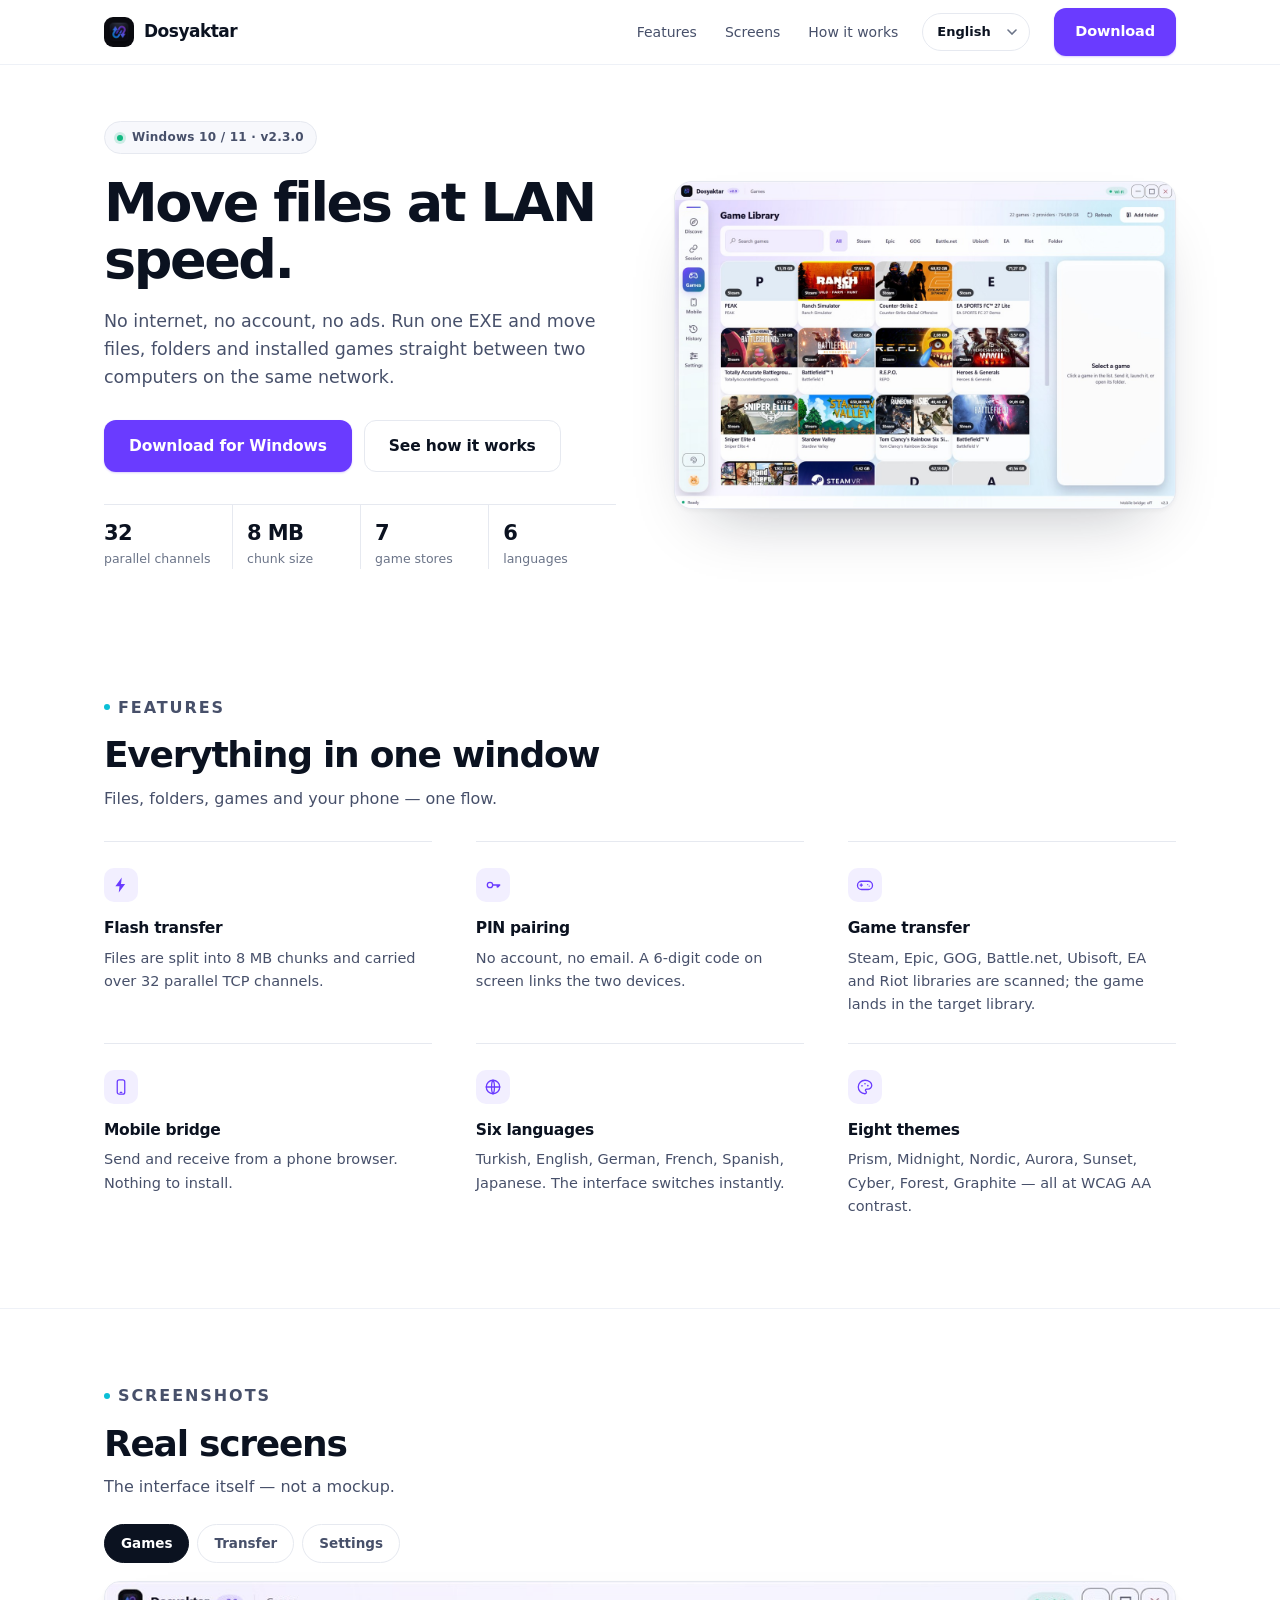
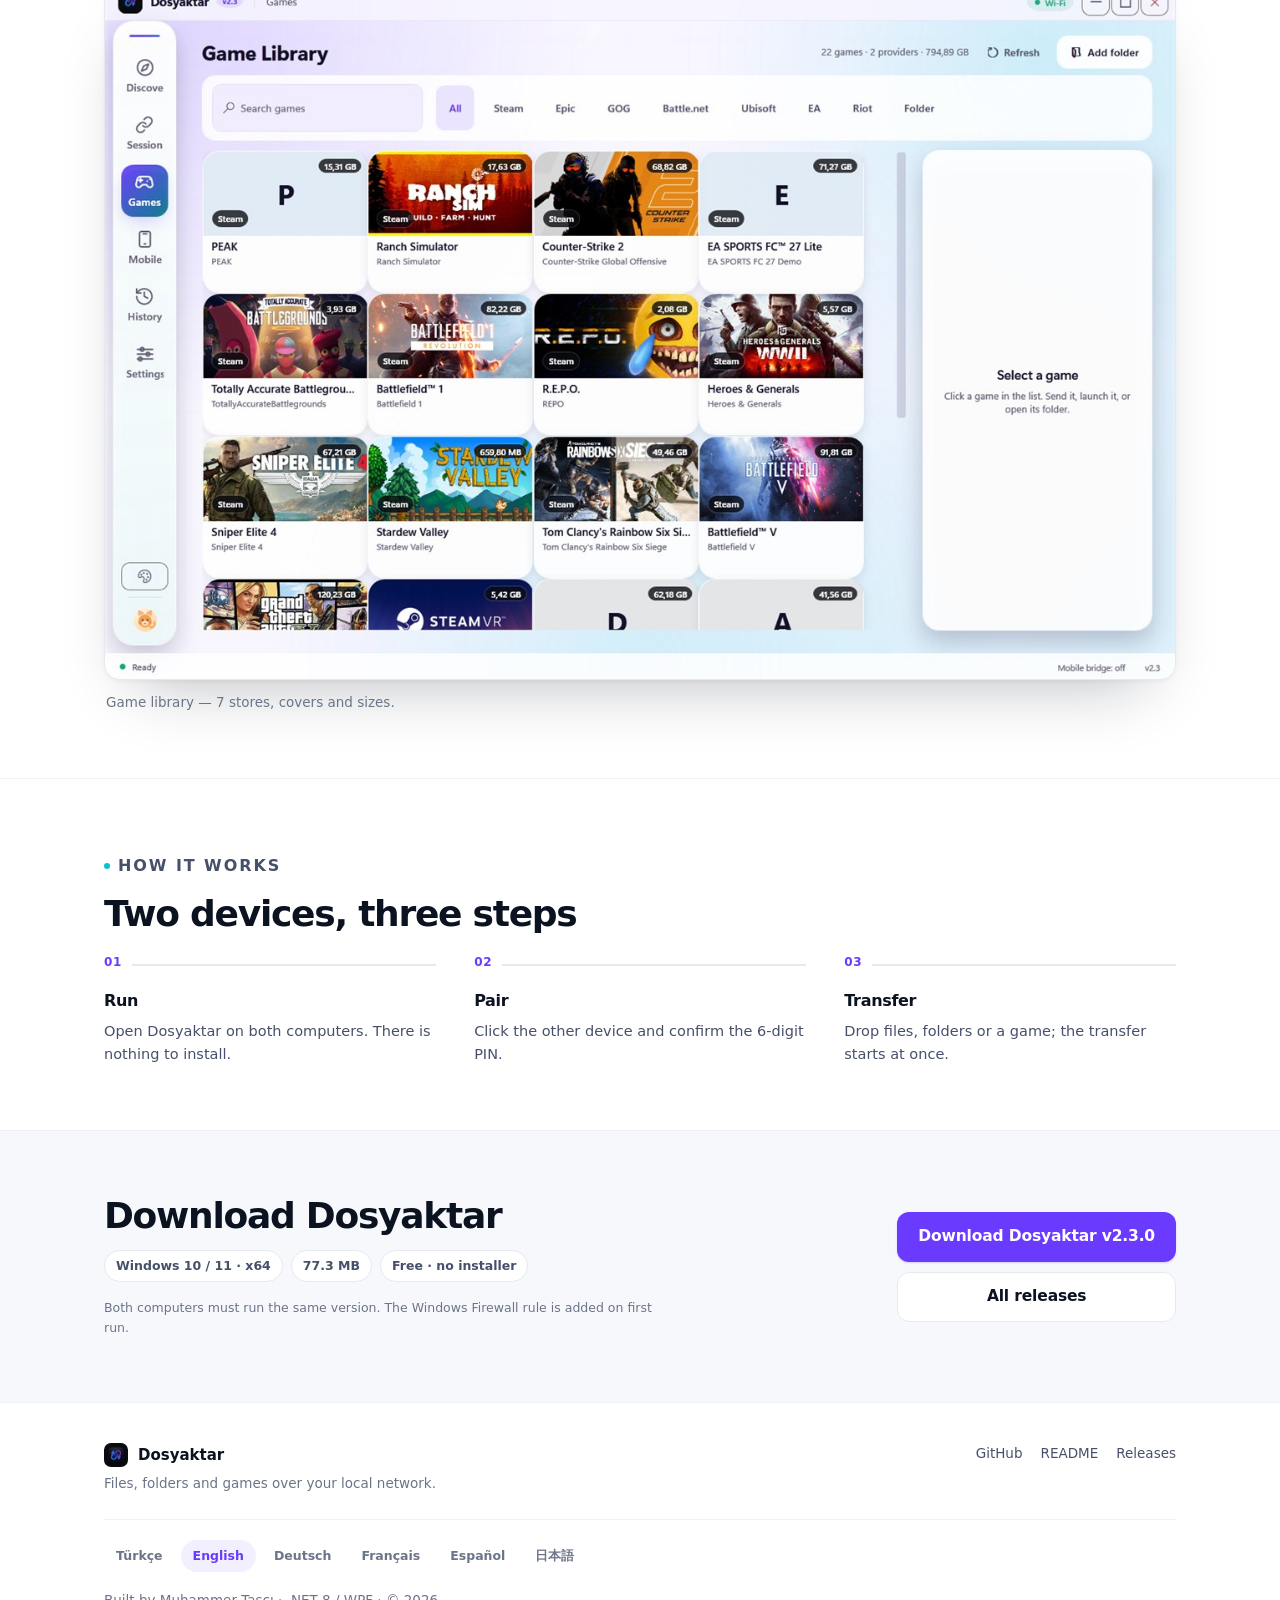
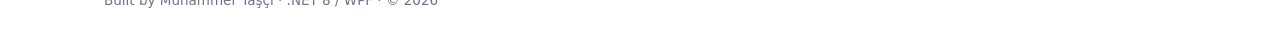
<file: docs/index.html>
<!DOCTYPE html>
<html lang="en">
<head>
<meta charset="utf-8" />
<meta name="viewport" content="width=device-width, initial-scale=1" />
<title>Dosyaktar — Files, folders and games over your local network</title>
<meta name="description" content="Dosyaktar v2.3.0 — transfer files, folders and installed games between Windows PCs on the same network. No internet, no account, no ads. One self-contained EXE in six languages." />
<meta property="og:title" content="Dosyaktar — Local network transfer" />
<meta property="og:description" content="Files, folders and installed games between Windows PCs on the same network. No internet, no account, no ads." />
<meta property="og:image" content="https://muhammertasci11.github.io/Dosyaktar/shots/en-games.jpg" />
<meta property="og:type" content="website" />
<meta name="theme-color" content="#ffffff" />
<link rel="icon" href="icon.png" />
<style>
:root{
  --ink:#0b1220;
  --ink-2:#47506a;
  --ink-3:#6b7488;
  --line:#e6e9f0;
  --line-soft:#eef1f7;
  --surface:#ffffff;
  --surface-2:#f7f8fc;
  --accent:#6a3bff;
  --accent-2:#0bbfd6;
  --accent-soft:#f2efff;
  --radius:16px;
  --wrap:1120px;
  --s1:4px; --s2:8px; --s3:12px; --s4:16px; --s5:24px; --s6:32px; --s7:48px; --s8:64px;
  --shadow-sm:0 1px 2px rgba(11,18,32,.04), 0 8px 24px -16px rgba(11,18,32,.18);
  --shadow-lg:0 2px 4px rgba(11,18,32,.04), 0 32px 64px -32px rgba(11,18,32,.30);
  --ease:cubic-bezier(.22,.61,.36,1);
}
*,*::before,*::after{box-sizing:border-box}
html{-webkit-text-size-adjust:100%}
body{
  margin:0; background:var(--surface); color:var(--ink);
  font-family:system-ui,-apple-system,"Segoe UI",Roboto,"Helvetica Neue",Arial,"Noto Sans JP",sans-serif;
  font-size:16px; line-height:1.6; -webkit-font-smoothing:antialiased;
}
img{display:block; max-width:100%}
a{color:inherit; text-decoration:none}
h1,h2,h3,p,ul,ol,figure{margin:0}
ul,ol{padding:0; list-style:none}
.wrap{width:100%; max-width:var(--wrap); margin:0 auto; padding:0 24px}
.skip{
  position:absolute; left:-9999px; top:8px; z-index:100;
  background:var(--ink); color:#fff; padding:10px 16px; border-radius:10px; font-size:14px; font-weight:600;
}
.skip:focus{left:16px}
:focus-visible{outline:2px solid var(--accent); outline-offset:3px; border-radius:6px}

/* ---------- header ---------- */
.site-header{
  position:sticky; top:0; z-index:50;
  background:rgba(255,255,255,.86);
  -webkit-backdrop-filter:saturate(180%) blur(14px);
  backdrop-filter:saturate(180%) blur(14px);
  border-bottom:1px solid var(--line-soft);
}
.header-row{display:flex; align-items:center; gap:var(--s5); height:64px}
.brand{display:flex; align-items:center; gap:10px; font-weight:800; letter-spacing:-.03em; font-size:17px; flex:none}
.brand img{width:30px; height:30px; border-radius:9px}
.nav{display:flex; align-items:center; gap:28px; margin-left:auto}
.nav a{font-size:14px; font-weight:500; color:var(--ink-2); transition:color .16s var(--ease)}
.nav a:hover{color:var(--ink)}
.lang-pick{
  appearance:none; -webkit-appearance:none;
  font:inherit; font-size:13px; font-weight:600; color:var(--ink);
  background:var(--surface) url("data:image/svg+xml;charset=utf-8,%3Csvg xmlns='http://www.w3.org/2000/svg' width='10' height='6'%3E%3Cpath d='M1 1l4 4 4-4' fill='none' stroke='%236b7488' stroke-width='1.6' stroke-linecap='round'/%3E%3C/svg%3E") no-repeat right 12px center;
  border:1px solid var(--line); border-radius:999px;
  padding:8px 30px 8px 14px; cursor:pointer; flex:none;
  transition:border-color .16s var(--ease), box-shadow .16s var(--ease);
}
.lang-pick:hover{border-color:#c9cfe0}
.btn{
  display:inline-flex; align-items:center; justify-content:center; gap:8px;
  min-height:44px; padding:11px 20px; border-radius:12px;
  font-size:14.5px; font-weight:650; letter-spacing:-.01em; cursor:pointer;
  border:1px solid transparent; transition:transform .16s var(--ease), box-shadow .16s var(--ease), background-color .16s var(--ease), border-color .16s var(--ease);
}
.btn:active{transform:translateY(1px)}
.btn-primary{background:var(--accent); color:#fff; box-shadow:0 1px 2px rgba(106,59,255,.24)}
.btn-primary:hover{background:#5a2cf0; box-shadow:0 12px 24px -12px rgba(106,59,255,.7)}
.btn-ghost{background:var(--surface); color:var(--ink); border-color:var(--line)}
.btn-ghost:hover{border-color:#c9cfe0; background:var(--surface-2)}
.header-cta{flex:none}
.menu-btn{
  display:none; width:44px; height:44px; flex:none; padding:0;
  align-items:center; justify-content:center; flex-direction:column; gap:5px;
  background:var(--surface); border:1px solid var(--line); border-radius:12px; cursor:pointer;
}
.menu-btn span{display:block; width:17px; height:1.8px; border-radius:2px; background:var(--ink); transition:transform .2s var(--ease), opacity .16s var(--ease)}
.menu-btn[aria-expanded="true"] span:nth-child(1){transform:translateY(6.8px) rotate(45deg)}
.menu-btn[aria-expanded="true"] span:nth-child(2){opacity:0}
.menu-btn[aria-expanded="true"] span:nth-child(3){transform:translateY(-6.8px) rotate(-45deg)}
.mobile-panel{display:none; border-top:1px solid var(--line-soft); padding:var(--s4) 0 var(--s5)}
.mobile-panel.open{display:block}
.mobile-panel a{display:block; padding:11px 2px; font-size:15px; font-weight:500; color:var(--ink-2); border-bottom:1px solid var(--line-soft)}
.mobile-panel a.btn{
  display:flex; width:100%; margin-top:var(--s4);
  padding:13px 20px; font-size:15.5px; font-weight:650;
  color:#fff; border-bottom:0;
}
.mobile-panel a.btn.btn-ghost{color:var(--ink)}

/* ---------- section rhythm ---------- */
.section{padding:clamp(44px,5vw,64px) 0}
.section + .section{border-top:1px solid var(--line-soft)}
.eyebrow{
  display:inline-flex; align-items:center; gap:8px;
  font-size:11.5px; font-weight:750; letter-spacing:.12em; text-transform:uppercase;
  color:var(--accent); margin-bottom:14px;
}
.eyebrow::before{content:""; width:6px; height:6px; border-radius:50%; background:var(--accent-2)}
h2{font-size:clamp(25px,3.2vw,36px); line-height:1.15; letter-spacing:-.035em; font-weight:800; color:var(--ink)}
.section-head{max-width:640px}
.section-head p{margin-top:10px; color:var(--ink-2); font-size:16px}

/* ---------- hero ---------- */
.hero{padding:clamp(36px,4.5vw,56px) 0 clamp(36px,4.5vw,52px)}
.hero-grid{display:grid; grid-template-columns:1.02fr 1fr; gap:clamp(32px,4.5vw,60px); align-items:center}
.kicker{
  display:inline-flex; align-items:center; gap:9px;
  font-size:12px; font-weight:700; letter-spacing:.02em; color:var(--ink-2);
  background:var(--surface-2); border:1px solid var(--line);
  padding:6px 12px; border-radius:999px; margin-bottom:20px;
}
.kicker i{width:6px; height:6px; border-radius:50%; background:#10b981; box-shadow:0 0 0 3px rgba(16,185,129,.18)}
h1{
  font-size:clamp(34px,4.6vw,54px); line-height:1.06; letter-spacing:-.045em;
  font-weight:820; color:var(--ink); margin-bottom:18px; max-width:15ch;
}
.lede{font-size:clamp(15px,1.5vw,17.5px); line-height:1.62; color:var(--ink-2); max-width:46ch}
.hero-actions{display:flex; flex-wrap:wrap; gap:12px; margin-top:28px}
.hero-actions .btn{min-height:50px; padding:13px 24px; font-size:15.5px}
.stats{display:grid; grid-template-columns:repeat(4,minmax(0,1fr)); margin-top:32px; border-top:1px solid var(--line)}
.stats li{padding:16px 14px 0 0; min-width:0}
.stats li + li{border-left:1px solid var(--line); padding-left:14px}
.stats strong{display:block; font-size:21px; font-weight:800; letter-spacing:-.03em; font-variant-numeric:tabular-nums; color:var(--ink); line-height:1.2}
.stats span{display:block; font-size:12.5px; color:var(--ink-3); margin-top:2px}
.shot-frame{
  background:var(--surface-2); border:1px solid var(--line); border-radius:18px;
  overflow:hidden; box-shadow:var(--shadow-lg);
}
.shot-frame img{width:100%; height:auto; aspect-ratio:1458/950; object-fit:contain; transition:opacity .18s var(--ease)}
.shot-frame img.swapping{opacity:0}

/* ---------- features ---------- */
.feature-grid{display:grid; grid-template-columns:repeat(3,1fr); gap:0 clamp(24px,3.4vw,44px); margin-top:30px}
.feature{padding:26px 0; border-top:1px solid var(--line)}
.feature .ic{
  width:34px; height:34px; border-radius:10px; display:grid; place-items:center;
  background:var(--accent-soft); color:var(--accent); margin-bottom:14px;
}
.feature .ic svg{width:18px; height:18px; display:block}
.feature h3{font-size:15.5px; font-weight:700; letter-spacing:-.02em; margin-bottom:6px}
.feature p{font-size:14.5px; line-height:1.6; color:var(--ink-2)}

/* ---------- screenshots ---------- */
.tabs{display:flex; flex-wrap:wrap; gap:8px; margin:24px 0 18px}
.tab{
  font:inherit; font-size:13.5px; font-weight:600; color:var(--ink-2);
  background:var(--surface); border:1px solid var(--line); border-radius:999px;
  padding:8px 16px; cursor:pointer; transition:all .16s var(--ease);
}
.tab:hover{border-color:#c9cfe0; color:var(--ink)}
.tab[aria-pressed="true"]{background:var(--ink); border-color:var(--ink); color:#fff}
.gallery{display:grid; gap:12px}
.gallery .shot-frame{border-radius:16px}
.gallery figcaption{font-size:13.5px; color:var(--ink-3); padding-left:2px}

/* ---------- how ---------- */
.steps{display:grid; grid-template-columns:repeat(3,1fr); gap:clamp(20px,3vw,40px); margin-top:30px; counter-reset:step}
.step{position:relative; padding-top:22px; border-top:2px solid var(--line)}
.step::before{
  counter-increment:step; content:counter(step,decimal-leading-zero);
  position:absolute; top:-13px; left:0; background:var(--surface); padding-right:10px;
  font-size:12px; font-weight:800; letter-spacing:.06em; color:var(--accent);
}
.step h3{font-size:16px; font-weight:700; letter-spacing:-.02em; margin-bottom:6px}
.step p{font-size:14.5px; line-height:1.6; color:var(--ink-2)}

/* ---------- download ---------- */
.download{background:var(--surface-2); border-top:1px solid var(--line-soft); border-bottom:1px solid var(--line-soft)}
.dl-inner{display:grid; grid-template-columns:1fr auto; gap:var(--s6); align-items:center}
.dl-meta{display:flex; flex-wrap:wrap; gap:8px; margin-top:14px}
.chip{font-size:12.5px; font-weight:600; color:var(--ink-2); background:var(--surface); border:1px solid var(--line); padding:5px 11px; border-radius:999px}
.dl-actions{display:flex; flex-direction:column; gap:10px; align-items:stretch; min-width:250px}
.dl-actions .btn{min-height:50px; font-size:15.5px}
.dl-note{font-size:12.5px; color:var(--ink-3); margin-top:16px; max-width:70ch}

/* ---------- footer ---------- */
.site-footer{padding:40px 0 34px; color:var(--ink-3); font-size:13.5px}
.foot-top{display:flex; flex-wrap:wrap; gap:24px; justify-content:space-between; align-items:flex-start}
.foot-brand{display:flex; align-items:center; gap:10px; font-weight:700; color:var(--ink); font-size:15px}
.foot-brand img{width:24px; height:24px; border-radius:7px}
.foot-links{display:flex; flex-wrap:wrap; gap:18px}
.foot-links a{color:var(--ink-2)}
.foot-links a:hover{color:var(--accent)}
.foot-langs{display:flex; flex-wrap:wrap; gap:6px; margin:24px 0 18px; padding-top:20px; border-top:1px solid var(--line-soft)}
.foot-langs button{
  font:inherit; font-size:12.5px; font-weight:600; color:var(--ink-3);
  background:transparent; border:1px solid transparent; border-radius:999px;
  padding:5px 11px; cursor:pointer;
}
.foot-langs button:hover{color:var(--ink); background:var(--surface-2)}
.foot-langs button[aria-pressed="true"]{color:var(--accent); background:var(--accent-soft)}

/* ---------- japanese typography ---------- */
html[lang="ja"] h1,html[lang="ja"] h2{letter-spacing:-.01em; line-height:1.25}
html[lang="ja"] body{line-height:1.75}
html[lang="ja"] .lede,html[lang="ja"] .feature p,html[lang="ja"] .step p{line-height:1.75}
html[lang="ja"] h1{max-width:100%; font-size:clamp(30px,4vw,46px); word-break:auto-phrase; line-break:strict}
html[lang="ja"] .lede{max-width:34em; word-break:auto-phrase}
/* ---------- german hyphenation ---------- */
html[lang="de"] .lede,html[lang="de"] .feature p,html[lang="de"] .step p{hyphens:auto}

/* ---------- responsive ---------- */
@media (max-width:980px){
  .nav,.header-cta{display:none}
  .menu-btn{display:flex}
  .header-row{gap:var(--s3)}
  .brand{margin-right:auto}
  .hero-grid{grid-template-columns:1fr; gap:32px}
  h1{max-width:20ch}
  .feature-grid{grid-template-columns:repeat(2,1fr)}
  .steps{grid-template-columns:1fr; gap:26px}
  .step{padding-top:20px}
  .dl-inner{grid-template-columns:1fr; gap:24px}
  .dl-actions{min-width:0}
}
@media (max-width:620px){
  .wrap{padding:0 18px}
  .feature-grid{grid-template-columns:1fr}
  .stats{grid-template-columns:repeat(2,minmax(0,1fr))}
  .stats li{padding:14px 14px 0 0}
  .stats li:nth-child(odd){border-left:0; padding-left:0}
  .stats li:nth-child(even){border-left:1px solid var(--line); padding-left:14px}
  .stats li:nth-child(n+3){border-top:1px solid var(--line); margin-top:12px}
  .hero-actions .btn{flex:1 1 100%}
  .foot-top{flex-direction:column; gap:18px}
}
@media (prefers-reduced-motion:reduce){
  *,*::before,*::after{transition-duration:.01ms !important; animation-duration:.01ms !important; scroll-behavior:auto !important}
}
</style>
</head>
<body>
<a class="skip" href="#main">Skip to content</a>

<header class="site-header">
  <div class="wrap">
    <div class="header-row">
      <a class="brand" href="#top"><img src="icon.png" alt="" width="30" height="30" /><span>Dosyaktar</span></a>
      <nav class="nav" aria-label="Primary">
        <a href="#features" data-i18n="nav.features">Features</a>
        <a href="#screens" data-i18n="nav.screens">Screens</a>
        <a href="#how" data-i18n="nav.how">How it works</a>
      </nav>
      <select class="lang-pick" id="langPick" aria-label="Language"></select>
      <a class="btn btn-primary header-cta" href="https://github.com/muhammertasci11/Dosyaktar/releases/download/v2.3.0/Dosyaktar.exe" data-i18n="cta.short">Download</a>
      <button class="menu-btn" id="menuBtn" type="button" aria-expanded="false" aria-controls="mobilePanel" aria-label="Menu">
        <span></span><span></span><span></span>
      </button>
    </div>
    <div class="mobile-panel" id="mobilePanel">
      <a href="#features" data-i18n="nav.features">Features</a>
      <a href="#screens" data-i18n="nav.screens">Screens</a>
      <a href="#how" data-i18n="nav.how">How it works</a>
      <a class="btn btn-primary" href="https://github.com/muhammertasci11/Dosyaktar/releases/download/v2.3.0/Dosyaktar.exe" data-i18n="cta.primary">Download for Windows</a>
    </div>
  </div>
</header>

<main id="main">
  <section class="hero" id="top">
    <div class="wrap hero-grid">
      <div>
        <p class="kicker"><i></i><span>Windows 10 / 11 · v2.3.0</span></p>
        <h1 data-i18n="hero.title">Move files at LAN speed.</h1>
        <p class="lede" data-i18n="hero.lede">No internet, no account, no ads. Run one EXE and move files, folders and installed games straight between two computers on the same network.</p>
        <div class="hero-actions">
          <a class="btn btn-primary" href="https://github.com/muhammertasci11/Dosyaktar/releases/download/v2.3.0/Dosyaktar.exe" data-i18n="cta.primary">Download for Windows</a>
          <a class="btn btn-ghost" href="#how" data-i18n="cta.secondary">See how it works</a>
        </div>
        <ul class="stats">
          <li><strong>32</strong><span data-i18n="stat.channels">parallel channels</span></li>
          <li><strong>8 MB</strong><span data-i18n="stat.chunks">chunk size</span></li>
          <li><strong>7</strong><span data-i18n="stat.stores">game stores</span></li>
          <li><strong>6</strong><span data-i18n="stat.langs">languages</span></li>
        </ul>
      </div>
      <figure class="shot-frame" style="margin:0">
        <img id="heroShot" src="shots/en-games.jpg" width="1458" height="950" alt="Dosyaktar game library" />
      </figure>
    </div>
  </section>

  <section class="section" id="features">
    <div class="wrap">
      <div class="section-head">
        <p class="eyebrow" data-i18n="features.eyebrow">Features</p>
        <h2 data-i18n="features.title">Everything in one window</h2>
        <p data-i18n="features.sub">Files, folders, games and your phone — one flow.</p>
      </div>
      <div class="feature-grid">
        <article class="feature">
          <div class="ic" aria-hidden="true"><svg viewBox="0 0 24 24" fill="currentColor"><path d="M13 2 4.5 13.5H10l-1 8.5 8.5-11.5H12z"/></svg></div>
          <h3 data-i18n="f1.t">Flash transfer</h3>
          <p data-i18n="f1.d">Files are split into 8 MB chunks and carried over 32 parallel TCP channels.</p>
        </article>
        <article class="feature">
          <div class="ic" aria-hidden="true"><svg viewBox="0 0 24 24" fill="none" stroke="currentColor" stroke-width="1.7" stroke-linecap="round" stroke-linejoin="round"><circle cx="8" cy="12" r="3.6"/><path d="M11.6 12H21l-2.6 2.6M17.6 12v2.6"/></svg></div>
          <h3 data-i18n="f2.t">PIN pairing</h3>
          <p data-i18n="f2.d">No account, no email. A 6-digit code on screen links the two devices.</p>
        </article>
        <article class="feature">
          <div class="ic" aria-hidden="true"><svg viewBox="0 0 24 24" fill="none" stroke="currentColor" stroke-width="1.7" stroke-linecap="round" stroke-linejoin="round"><rect x="2" y="7" width="20" height="11" rx="5.5"/><path d="M7 10.6v3M5.5 12.1h3M15.6 11.4h.01M17.6 13.4h.01"/></svg></div>
          <h3 data-i18n="f3.t">Game transfer</h3>
          <p data-i18n="f3.d">Steam, Epic, GOG, Battle.net, Ubisoft, EA and Riot libraries are scanned; the game lands in the target library.</p>
        </article>
        <article class="feature">
          <div class="ic" aria-hidden="true"><svg viewBox="0 0 24 24" fill="none" stroke="currentColor" stroke-width="1.7" stroke-linecap="round" stroke-linejoin="round"><rect x="7" y="2.5" width="10" height="19" rx="2.6"/><path d="M11 19.3h2"/></svg></div>
          <h3 data-i18n="f4.t">Mobile bridge</h3>
          <p data-i18n="f4.d">Send and receive from a phone browser. Nothing to install.</p>
        </article>
        <article class="feature">
          <div class="ic" aria-hidden="true"><svg viewBox="0 0 24 24" fill="none" stroke="currentColor" stroke-width="1.7" stroke-linecap="round" stroke-linejoin="round"><circle cx="12" cy="12" r="9"/><path d="M3 12h18M12 3c2.6 2.7 2.6 15.3 0 18M12 3c-2.6 2.7-2.6 15.3 0 18"/></svg></div>
          <h3 data-i18n="f5.t">Six languages</h3>
          <p data-i18n="f5.d">Turkish, English, German, French, Spanish, Japanese. The interface switches instantly.</p>
        </article>
        <article class="feature">
          <div class="ic" aria-hidden="true"><svg viewBox="0 0 24 24" fill="none" stroke="currentColor" stroke-width="1.7" stroke-linecap="round" stroke-linejoin="round"><path d="M12 3a9 9 0 1 0 0 18c1.2 0 1.9-.9 1.9-1.9 0-1.4-1.4-1.7-1.4-2.9 0-.8.7-1.4 1.6-1.4H16a5 5 0 0 0 5-5C21 6.2 17 3 12 3Z"/><circle cx="8" cy="10.4" r="1.1" fill="currentColor" stroke="none"/><circle cx="12" cy="7.6" r="1.1" fill="currentColor" stroke="none"/><circle cx="15.8" cy="10.2" r="1.1" fill="currentColor" stroke="none"/></svg></div>
          <h3 data-i18n="f6.t">Eight themes</h3>
          <p data-i18n="f6.d">Prism, Midnight, Nordic, Aurora, Sunset, Cyber, Forest, Graphite — all at WCAG AA contrast.</p>
        </article>
      </div>
    </div>
  </section>

  <section class="section" id="screens">
    <div class="wrap">
      <div class="section-head">
        <p class="eyebrow" data-i18n="screens.eyebrow">Screenshots</p>
        <h2 data-i18n="screens.title">Real screens</h2>
        <p data-i18n="screens.sub">The interface itself — not a mockup.</p>
      </div>
      <div class="tabs" role="group" aria-label="Screenshots">
        <button class="tab" type="button" data-shot="games" aria-pressed="true" data-i18n="tab.games">Games</button>
        <button class="tab" type="button" data-shot="send" aria-pressed="false" data-i18n="tab.send">Transfer</button>
        <button class="tab" type="button" data-shot="settings" aria-pressed="false" data-i18n="tab.settings">Settings</button>
      </div>
      <figure class="gallery" style="margin:0">
        <div class="shot-frame">
          <img id="shotImg" src="shots/en-games.jpg" width="1458" height="950" alt="Dosyaktar game library" />
        </div>
        <figcaption id="shotCaption">Game library — 7 stores, covers and sizes.</figcaption>
      </figure>
    </div>
  </section>

  <section class="section" id="how">
    <div class="wrap">
      <div class="section-head">
        <p class="eyebrow" data-i18n="how.eyebrow">How it works</p>
        <h2 data-i18n="how.title">Two devices, three steps</h2>
      </div>
      <ol class="steps">
        <li class="step">
          <h3 data-i18n="s1.t">Run</h3>
          <p data-i18n="s1.d">Open Dosyaktar on both computers. There is nothing to install.</p>
        </li>
        <li class="step">
          <h3 data-i18n="s2.t">Pair</h3>
          <p data-i18n="s2.d">Click the other device and confirm the 6-digit PIN.</p>
        </li>
        <li class="step">
          <h3 data-i18n="s3.t">Transfer</h3>
          <p data-i18n="s3.d">Drop files, folders or a game; the transfer starts at once.</p>
        </li>
      </ol>
    </div>
  </section>

  <section class="section download" id="download">
    <div class="wrap dl-inner">
      <div>
        <h2 data-i18n="dl.title">Download Dosyaktar</h2>
        <div class="dl-meta">
          <span class="chip">Windows 10 / 11 · x64</span>
          <span class="chip" data-i18n="dl.size">77.3 MB</span>
          <span class="chip" data-i18n="dl.free">Free · no installer</span>
        </div>
        <p class="dl-note" data-i18n="dl.note">Both computers must run the same version. The Windows Firewall rule is added on first run.</p>
      </div>
      <div class="dl-actions">
        <a class="btn btn-primary" href="https://github.com/muhammertasci11/Dosyaktar/releases/download/v2.3.0/Dosyaktar.exe" data-i18n="dl.button">Download Dosyaktar v2.3.0</a>
        <a class="btn btn-ghost" href="https://github.com/muhammertasci11/Dosyaktar/releases" data-i18n="dl.all">All releases</a>
      </div>
    </div>
  </section>
</main>

<footer class="site-footer">
  <div class="wrap">
    <div class="foot-top">
      <div>
        <div class="foot-brand"><img src="icon.png" alt="" width="24" height="24" /><span>Dosyaktar</span></div>
        <p style="margin-top:6px" data-i18n="foot.tag">Files, folders and games over your local network.</p>
      </div>
      <div class="foot-links">
        <a href="https://github.com/muhammertasci11/Dosyaktar">GitHub</a>
        <a href="https://github.com/muhammertasci11/Dosyaktar#readme" data-i18n="foot.readme">README</a>
        <a href="https://github.com/muhammertasci11/Dosyaktar/releases" data-i18n="foot.releases">Releases</a>
      </div>
    </div>
    <div class="foot-langs" id="footLangs" role="group" aria-label="Language"></div>
    <p><span data-i18n="foot.made">Built by Muhammer Taşçı</span> · .NET 8 / WPF · © 2026</p>
  </div>
</footer>

<script>
(function () {
  var I18N = {
    en: {
      "meta.title": "Dosyaktar — Files, folders and games over your local network",
      "meta.desc": "Dosyaktar v2.3.0 — transfer files, folders and installed games between Windows PCs on the same network. No internet, no account, no ads. One self-contained EXE in six languages.",
      "nav.features": "Features", "nav.screens": "Screens", "nav.how": "How it works",
      "cta.short": "Download", "cta.primary": "Download for Windows", "cta.secondary": "See how it works",
      "hero.title": "Move files at LAN speed.",
      "hero.lede": "No internet, no account, no ads. Run one EXE and move files, folders and installed games straight between two computers on the same network.",
      "stat.channels": "parallel channels", "stat.chunks": "chunk size", "stat.stores": "game stores", "stat.langs": "languages",
      "features.eyebrow": "Features", "features.title": "Everything in one window",
      "features.sub": "Files, folders, games and your phone — one flow.",
      "f1.t": "Flash transfer", "f1.d": "Files are split into 8 MB chunks and carried over 32 parallel TCP channels.",
      "f2.t": "PIN pairing", "f2.d": "No account, no email. A 6-digit code on screen links the two devices.",
      "f3.t": "Game transfer", "f3.d": "Steam, Epic, GOG, Battle.net, Ubisoft, EA and Riot libraries are scanned; the game lands in the target library.",
      "f4.t": "Mobile bridge", "f4.d": "Send and receive from a phone browser. Nothing to install.",
      "f5.t": "Six languages", "f5.d": "Turkish, English, German, French, Spanish, Japanese. The interface switches instantly.",
      "f6.t": "Eight themes", "f6.d": "Prism, Midnight, Nordic, Aurora, Sunset, Cyber, Forest, Graphite — all at WCAG AA contrast.",
      "screens.eyebrow": "Screenshots", "screens.title": "Real screens",
      "screens.sub": "The interface itself — not a mockup.",
      "tab.games": "Games", "tab.send": "Transfer", "tab.settings": "Settings",
      "shot.games": "Game library — 7 stores, covers and sizes.",
      "shot.send": "Transfer — device discovery, queue and activity log.",
      "shot.settings": "Settings — theme, language and network.",
      "how.eyebrow": "How it works", "how.title": "Two devices, three steps",
      "s1.t": "Run", "s1.d": "Open Dosyaktar on both computers. There is nothing to install.",
      "s2.t": "Pair", "s2.d": "Click the other device and confirm the 6-digit PIN.",
      "s3.t": "Transfer", "s3.d": "Drop files, folders or a game; the transfer starts at once.",
      "dl.title": "Download Dosyaktar", "dl.size": "77.3 MB", "dl.free": "Free · no installer",
      "dl.note": "Both computers must run the same version. The Windows Firewall rule is added on first run.",
      "dl.button": "Download Dosyaktar v2.3.0", "dl.all": "All releases",
      "foot.tag": "Files, folders and games over your local network.",
      "foot.readme": "README", "foot.releases": "Releases", "foot.made": "Built by Muhammer Taşçı"
    },
    tr: {
      "meta.title": "Dosyaktar — Yerel ağda dosya, klasör ve oyun transferi",
      "meta.desc": "Dosyaktar v2.3.0 — aynı ağdaki Windows bilgisayarlar arasında dosya, klasör ve kurulu oyun transferi. İnternet yok, hesap yok, reklam yok. Altı dilde tek EXE.",
      "nav.features": "Özellikler", "nav.screens": "Ekranlar", "nav.how": "Nasıl çalışır",
      "cta.short": "İndir", "cta.primary": "Windows için indir", "cta.secondary": "Nasıl çalışır",
      "hero.title": "Aynı ağda, ışık hızında dosya taşı.",
      "hero.lede": "İnternet yok, hesap yok, reklam yok. Tek bir EXE çalıştırın; aynı ağdaki iki bilgisayar arasında dosya, klasör ve kurulu oyunlar doğrudan taşınır.",
      "stat.channels": "paralel kanal", "stat.chunks": "parça boyu", "stat.stores": "oyun mağazası", "stat.langs": "dil",
      "features.eyebrow": "Özellikler", "features.title": "Tek pencerede her şey",
      "features.sub": "Dosya, klasör, oyun ve telefon — hepsi aynı akışta.",
      "f1.t": "Flash aktarım", "f1.d": "Dosyalar 8 MB'lik parçalara bölünür ve 32 paralel TCP kanalıyla eşzamanlı taşınır.",
      "f2.t": "PIN eşleştirme", "f2.d": "Hesap yok, e-posta yok. Ekranda beliren 6 haneli kod iki cihazı bağlar.",
      "f3.t": "Oyun aktarımı", "f3.d": "Steam, Epic, GOG, Battle.net, Ubisoft, EA ve Riot kitaplıkları taranır; oyun hedef kitaplığa eklenir.",
      "f4.t": "Mobil köprü", "f4.d": "Telefon tarayıcısından dosya gönder ve al. Uygulama kurmak gerekmez.",
      "f5.t": "Altı dil", "f5.d": "Türkçe, İngilizce, Almanca, Fransızca, İspanyolca, Japonca. Arayüz anında değişir.",
      "f6.t": "Sekiz tema", "f6.d": "Prism, Midnight, Nordic, Aurora, Sunset, Cyber, Forest, Graphite. Hepsi WCAG AA kontrastlı.",
      "screens.eyebrow": "Ekran görüntüleri", "screens.title": "Gerçek ekranlar",
      "screens.sub": "Arayüzün kendisi — mockup değil.",
      "tab.games": "Oyunlar", "tab.send": "Aktarım", "tab.settings": "Ayarlar",
      "shot.games": "Oyun kitaplığı — 7 sağlayıcı, kapaklar ve boyutlar.",
      "shot.send": "Aktarım — cihaz keşfi, kuyruk ve etkinlik günlüğü.",
      "shot.settings": "Ayarlar — tema, dil ve ağ.",
      "how.eyebrow": "Nasıl çalışır", "how.title": "İki cihaz, üç adım",
      "s1.t": "Başlat", "s1.d": "Dosyaktar'ı iki bilgisayarda da açın. Kurulum yok.",
      "s2.t": "Eşleştir", "s2.d": "Karşı cihaza tıklayın, 6 haneli PIN'i onaylayın.",
      "s3.t": "Aktar", "s3.d": "Dosya, klasör veya oyun bırakın; aktarım anında başlar.",
      "dl.title": "Dosyaktar'ı indir", "dl.size": "77,3 MB", "dl.free": "Ücretsiz · kurulum yok",
      "dl.note": "İki bilgisayarda da aynı sürüm çalışmalı. İlk açılışta Windows Firewall kuralı otomatik eklenir.",
      "dl.button": "Dosyaktar v2.3.0 indir", "dl.all": "Tüm sürümler",
      "foot.tag": "Yerel ağda dosya, klasör ve oyun transferi.",
      "foot.readme": "README", "foot.releases": "Sürümler", "foot.made": "Muhammer Taşçı tarafından geliştirildi"
    },
    de: {
      "meta.title": "Dosyaktar — Dateien, Ordner und Spiele im lokalen Netz",
      "meta.desc": "Dosyaktar v2.3.0 — Dateien, Ordner und installierte Spiele zwischen Windows-PCs im selben Netz übertragen. Kein Internet, kein Konto, keine Werbung. Eine EXE in sechs Sprachen.",
      "nav.features": "Funktionen", "nav.screens": "Ansichten", "nav.how": "So funktioniert's",
      "cta.short": "Download", "cta.primary": "Für Windows laden", "cta.secondary": "So funktioniert's",
      "hero.title": "Dateien in LAN-Geschwindigkeit.",
      "hero.lede": "Kein Internet, kein Konto, keine Werbung. Eine EXE starten und Dateien, Ordner und installierte Spiele direkt zwischen zwei Rechnern im selben Netz übertragen.",
      "stat.channels": "parallele Kanäle", "stat.chunks": "Blockgröße", "stat.stores": "Spiele-Stores", "stat.langs": "Sprachen",
      "features.eyebrow": "Funktionen", "features.title": "Alles in einem Fenster",
      "features.sub": "Dateien, Ordner, Spiele und das Telefon — ein Ablauf.",
      "f1.t": "Flash-Übertragung", "f1.d": "Dateien werden in 8-MB-Blöcke geteilt und über 32 parallele TCP-Kanäle übertragen.",
      "f2.t": "PIN-Kopplung", "f2.d": "Kein Konto, keine E-Mail. Ein 6-stelliger Code auf dem Bildschirm verbindet beide Geräte.",
      "f3.t": "Spiele übertragen", "f3.d": "Steam, Epic, GOG, Battle.net, Ubisoft, EA und Riot werden durchsucht; das Spiel landet in der Zielbibliothek.",
      "f4.t": "Mobil-Brücke", "f4.d": "Senden und empfangen im Handy-Browser. Nichts zu installieren.",
      "f5.t": "Sechs Sprachen", "f5.d": "Türkisch, Englisch, Deutsch, Französisch, Spanisch, Japanisch. Die Oberfläche wechselt sofort.",
      "f6.t": "Acht Designs", "f6.d": "Prism, Midnight, Nordic, Aurora, Sunset, Cyber, Forest, Graphite — alle mit WCAG-AA-Kontrast.",
      "screens.eyebrow": "Ansichten", "screens.title": "Echte Ansichten",
      "screens.sub": "Die Oberfläche selbst — kein Mockup.",
      "tab.games": "Spiele", "tab.send": "Übertragung", "tab.settings": "Optionen",
      "shot.games": "Spielebibliothek — 7 Stores, Cover und Größen.",
      "shot.send": "Übertragung — Gerätesuche, Warteschlange und Aktivität.",
      "shot.settings": "Optionen — Design, Sprache und Netzwerk.",
      "how.eyebrow": "So funktioniert's", "how.title": "Zwei Geräte, drei Schritte",
      "s1.t": "Starten", "s1.d": "Dosyaktar auf beiden Rechnern öffnen. Es gibt nichts zu installieren.",
      "s2.t": "Koppeln", "s2.d": "Auf das andere Gerät klicken und den 6-stelligen PIN bestätigen.",
      "s3.t": "Übertragen", "s3.d": "Dateien, Ordner oder ein Spiel ablegen; die Übertragung startet sofort.",
      "dl.title": "Dosyaktar herunterladen", "dl.size": "77,3 MB", "dl.free": "Kostenlos · kein Installer",
      "dl.note": "Auf beiden Rechnern muss dieselbe Version laufen. Die Windows-Firewall-Regel wird beim ersten Start ergänzt.",
      "dl.button": "Dosyaktar v2.3.0 herunterladen", "dl.all": "Alle Releases",
      "foot.tag": "Dateien, Ordner und Spiele im lokalen Netz.",
      "foot.readme": "README", "foot.releases": "Releases", "foot.made": "Entwickelt von Muhammer Taşçı"
    },
    fr: {
      "meta.title": "Dosyaktar — Fichiers, dossiers et jeux sur votre réseau local",
      "meta.desc": "Dosyaktar v2.3.0 — transférez fichiers, dossiers et jeux installés entre PC Windows du même réseau. Sans Internet, sans compte, sans publicité. Un seul EXE en six langues.",
      "nav.features": "Fonctions", "nav.screens": "Aperçus", "nav.how": "Fonctionnement",
      "cta.short": "Télécharger", "cta.primary": "Télécharger pour Windows", "cta.secondary": "Voir le fonctionnement",
      "hero.title": "Transférez à la vitesse du réseau local.",
      "hero.lede": "Sans Internet, sans compte, sans publicité. Lancez un seul EXE et transférez fichiers, dossiers et jeux installés directement entre deux ordinateurs du même réseau.",
      "stat.channels": "canaux parallèles", "stat.chunks": "taille des blocs", "stat.stores": "boutiques de jeux", "stat.langs": "langues",
      "features.eyebrow": "Fonctions", "features.title": "Tout dans une fenêtre",
      "features.sub": "Fichiers, dossiers, jeux et téléphone — un seul flux.",
      "f1.t": "Transfert Flash", "f1.d": "Les fichiers sont découpés en blocs de 8 Mo et transportés sur 32 canaux TCP parallèles.",
      "f2.t": "Appairage par PIN", "f2.d": "Pas de compte, pas d'e-mail. Un code à 6 chiffres relie les deux appareils.",
      "f3.t": "Transfert de jeux", "f3.d": "Les bibliothèques Steam, Epic, GOG, Battle.net, Ubisoft, EA et Riot sont analysées ; le jeu arrive dans la bibliothèque cible.",
      "f4.t": "Passerelle mobile", "f4.d": "Envoyez et recevez depuis le navigateur du téléphone. Rien à installer.",
      "f5.t": "Six langues", "f5.d": "Turc, anglais, allemand, français, espagnol, japonais. L'interface change instantanément.",
      "f6.t": "Huit thèmes", "f6.d": "Prism, Midnight, Nordic, Aurora, Sunset, Cyber, Forest, Graphite — tous conformes WCAG AA.",
      "screens.eyebrow": "Aperçus", "screens.title": "De vrais écrans",
      "screens.sub": "L'interface elle-même — pas une maquette.",
      "tab.games": "Jeux", "tab.send": "Transfert", "tab.settings": "Réglages",
      "shot.games": "Bibliothèque de jeux — 7 boutiques, jaquettes et tailles.",
      "shot.send": "Transfert — découverte, file d'attente et journal.",
      "shot.settings": "Réglages — thème, langue et réseau.",
      "how.eyebrow": "Fonctionnement", "how.title": "Deux appareils, trois étapes",
      "s1.t": "Lancer", "s1.d": "Ouvrez Dosyaktar sur les deux ordinateurs. Rien à installer.",
      "s2.t": "Appairer", "s2.d": "Cliquez sur l'autre appareil et confirmez le PIN à 6 chiffres.",
      "s3.t": "Transférer", "s3.d": "Déposez fichiers, dossiers ou un jeu ; le transfert démarre aussitôt.",
      "dl.title": "Télécharger Dosyaktar", "dl.size": "77,3 Mo", "dl.free": "Gratuit · sans installateur",
      "dl.note": "Les deux ordinateurs doivent utiliser la même version. La règle de pare-feu Windows est ajoutée au premier lancement.",
      "dl.button": "Télécharger Dosyaktar v2.3.0", "dl.all": "Toutes les versions",
      "foot.tag": "Fichiers, dossiers et jeux sur votre réseau local.",
      "foot.readme": "README", "foot.releases": "Versions", "foot.made": "Développé par Muhammer Taşçı"
    },
    es: {
      "meta.title": "Dosyaktar — Archivos, carpetas y juegos por tu red local",
      "meta.desc": "Dosyaktar v2.3.0 — mueve archivos, carpetas y juegos instalados entre PC Windows de la misma red. Sin Internet, sin cuenta, sin anuncios. Un solo EXE en seis idiomas.",
      "nav.features": "Funciones", "nav.screens": "Capturas", "nav.how": "Cómo funciona",
      "cta.short": "Descargar", "cta.primary": "Descargar para Windows", "cta.secondary": "Ver cómo funciona",
      "hero.title": "Mueve archivos a velocidad de red local.",
      "hero.lede": "Sin Internet, sin cuenta, sin anuncios. Ejecuta un solo EXE y mueve archivos, carpetas y juegos instalados directamente entre dos equipos de la misma red.",
      "stat.channels": "canales paralelos", "stat.chunks": "tamaño de bloque", "stat.stores": "tiendas de juegos", "stat.langs": "idiomas",
      "features.eyebrow": "Funciones", "features.title": "Todo en una ventana",
      "features.sub": "Archivos, carpetas, juegos y el móvil — un solo flujo.",
      "f1.t": "Transferencia Flash", "f1.d": "Los archivos se dividen en bloques de 8 MB y viajan por 32 canales TCP en paralelo.",
      "f2.t": "Emparejamiento por PIN", "f2.d": "Sin cuenta ni correo. Un código de 6 dígitos enlaza los dos equipos.",
      "f3.t": "Transferencia de juegos", "f3.d": "Se exploran las bibliotecas de Steam, Epic, GOG, Battle.net, Ubisoft, EA y Riot; el juego aparece en la biblioteca de destino.",
      "f4.t": "Puente móvil", "f4.d": "Envía y recibe desde el navegador del móvil. Nada que instalar.",
      "f5.t": "Seis idiomas", "f5.d": "Turco, inglés, alemán, francés, español, japonés. La interfaz cambia al instante.",
      "f6.t": "Ocho temas", "f6.d": "Prism, Midnight, Nordic, Aurora, Sunset, Cyber, Forest, Graphite — todos con contraste WCAG AA.",
      "screens.eyebrow": "Capturas", "screens.title": "Pantallas reales",
      "screens.sub": "La interfaz tal cual — sin maquetas.",
      "tab.games": "Juegos", "tab.send": "Transferencia", "tab.settings": "Ajustes",
      "shot.games": "Biblioteca de juegos — 7 tiendas, carátulas y tamaños.",
      "shot.send": "Transferencia — descubrimiento, cola y registro de actividad.",
      "shot.settings": "Ajustes — tema, idioma y red.",
      "how.eyebrow": "Cómo funciona", "how.title": "Dos equipos, tres pasos",
      "s1.t": "Abrir", "s1.d": "Abre Dosyaktar en los dos ordenadores. No hay nada que instalar.",
      "s2.t": "Emparejar", "s2.d": "Haz clic en el otro equipo y confirma el PIN de 6 dígitos.",
      "s3.t": "Transferir", "s3.d": "Suelta archivos, carpetas o un juego; la transferencia empieza al momento.",
      "dl.title": "Descargar Dosyaktar", "dl.size": "77,3 MB", "dl.free": "Gratis · sin instalador",
      "dl.note": "Los dos equipos deben usar la misma versión. La regla del firewall de Windows se añade al primer inicio.",
      "dl.button": "Descargar Dosyaktar v2.3.0", "dl.all": "Todas las versiones",
      "foot.tag": "Archivos, carpetas y juegos por tu red local.",
      "foot.readme": "README", "foot.releases": "Versiones", "foot.made": "Creado por Muhammer Taşçı"
    },
    ja: {
      "meta.title": "Dosyaktar — ローカルネットワークでファイル・フォルダー・ゲームを転送",
      "meta.desc": "Dosyaktar v2.3.0 — 同じネットワーク上の Windows PC 間でファイル・フォルダー・インストール済みゲームを転送。インターネット不要、アカウント不要、広告なし。6言語対応の単一 EXE。",
      "nav.features": "機能", "nav.screens": "画面", "nav.how": "使い方",
      "cta.short": "ダウンロード", "cta.primary": "Windows 版をダウンロード", "cta.secondary": "使い方を見る",
      "hero.title": "LAN の速さでファイルを転送。",
      "hero.lede": "インターネット不要、アカウント不要、広告なし。EXE を1つ起動するだけで、同じネットワーク上の2台の PC 間でファイル・フォルダー・インストール済みゲームを直接転送できます。",
      "stat.channels": "並列チャネル", "stat.chunks": "ブロックサイズ", "stat.stores": "ゲームストア", "stat.langs": "言語",
      "features.eyebrow": "機能", "features.title": "すべてを1つのウィンドウで",
      "features.sub": "ファイルもフォルダーもゲームもスマホも、同じ流れで。",
      "f1.t": "フラッシュ転送", "f1.d": "ファイルを 8 MB のブロックに分割し、32 本の TCP チャネルで並列に転送します。",
      "f2.t": "PIN ペアリング", "f2.d": "アカウントもメールも不要。画面の6桁コードで2台をつなぎます。",
      "f3.t": "ゲーム転送", "f3.d": "Steam、Epic、GOG、Battle.net、Ubisoft、EA、Riot のライブラリを検出し、転送先のライブラリに登録します。",
      "f4.t": "モバイルブリッジ", "f4.d": "スマホのブラウザから送受信。アプリのインストールは不要です。",
      "f5.t": "6言語", "f5.d": "トルコ語・英語・ドイツ語・フランス語・スペイン語・日本語。表示はすぐに切り替わります。",
      "f6.t": "8テーマ", "f6.d": "Prism、Midnight、Nordic、Aurora、Sunset、Cyber、Forest、Graphite。すべて WCAG AA コントラスト。",
      "screens.eyebrow": "画面", "screens.title": "実際の画面",
      "screens.sub": "モックアップではなく、アプリそのものです。",
      "tab.games": "ゲーム", "tab.send": "転送", "tab.settings": "設定",
      "shot.games": "ゲームライブラリ — 7つのストア、カバーとサイズ。",
      "shot.send": "転送 — デバイス検出、キュー、アクティビティ。",
      "shot.settings": "設定 — テーマ、言語、ネットワーク。",
      "how.eyebrow": "使い方", "how.title": "2台、3ステップ",
      "s1.t": "起動", "s1.d": "2台の PC で Dosyaktar を開きます。インストールはありません。",
      "s2.t": "ペアリング", "s2.d": "相手のデバイスをクリックし、6桁の PIN を確認します。",
      "s3.t": "転送", "s3.d": "ファイル、フォルダー、ゲームをドロップするとすぐに始まります。",
      "dl.title": "Dosyaktar をダウンロード", "dl.size": "77.3 MB", "dl.free": "無料 · インストーラー不要",
      "dl.note": "2台とも同じバージョンで動作している必要があります。初回起動時に Windows ファイアウォールの規則が追加されます。",
      "dl.button": "Dosyaktar v2.3.0 をダウンロード", "dl.all": "すべてのリリース",
      "foot.tag": "ローカルネットワークでファイル・フォルダー・ゲームを転送。",
      "foot.readme": "README", "foot.releases": "リリース", "foot.made": "開発: Muhammer Taşçı"
    }
  };

  var LANGS = [
    ["tr", "Türkçe"], ["en", "English"], ["de", "Deutsch"],
    ["fr", "Français"], ["es", "Español"], ["ja", "日本語"]
  ];

  var state = { lang: "en", shot: "games" };

  function detect() {
    var q = new URLSearchParams(location.search).get("lang");
    if (q && I18N[q]) return q;
    try {
      var saved = localStorage.getItem("dosyaktar.lang");
      if (saved && I18N[saved]) return saved;
    } catch (e) {}
    var nav = (navigator.language || "en").slice(0, 2).toLowerCase();
    return I18N[nav] ? nav : "en";
  }

  var shotAlt = {
    games: "Dosyaktar — game library",
    send: "Dosyaktar — transfer",
    settings: "Dosyaktar — settings"
  };

  function render() {
    var t = I18N[state.lang];
    document.documentElement.lang = state.lang;
    document.title = t["meta.title"];
    var md = document.querySelector('meta[name="description"]');
    if (md) md.setAttribute("content", t["meta.desc"]);

    var nodes = document.querySelectorAll("[data-i18n]");
    for (var i = 0; i < nodes.length; i++) {
      var k = nodes[i].getAttribute("data-i18n");
      if (t[k]) nodes[i].textContent = t[k];
    }

    var src = "shots/" + state.lang + "-" + state.shot + ".jpg";
    var shotImg = document.getElementById("shotImg");
    shotImg.src = src;
    shotImg.alt = shotAlt[state.shot];
    document.getElementById("shotCaption").textContent = t["shot." + state.shot];
    document.getElementById("heroShot").src = "shots/" + state.lang + "-games.jpg";

    var tabs = document.querySelectorAll(".tab");
    for (var j = 0; j < tabs.length; j++) {
      tabs[j].setAttribute("aria-pressed", tabs[j].getAttribute("data-shot") === state.shot ? "true" : "false");
    }

    var pick = document.getElementById("langPick");
    pick.value = state.lang;
    pick.setAttribute("aria-label", state.lang === "ja" ? "言語" : "Language");

    var foot = document.getElementById("footLangs").children;
    for (var n = 0; n < foot.length; n++) {
      foot[n].setAttribute("aria-pressed", foot[n].getAttribute("data-lang") === state.lang ? "true" : "false");
    }
  }

  function setLang(code, remember) {
    if (!I18N[code]) return;
    state.lang = code;
    if (remember) { try { localStorage.setItem("dosyaktar.lang", code); } catch (e) {} }
    render();
  }

  // language picker
  var pick = document.getElementById("langPick");
  LANGS.forEach(function (l) {
    var o = document.createElement("option");
    o.value = l[0];
    o.textContent = l[1];
    pick.appendChild(o);
  });
  pick.addEventListener("change", function () { setLang(pick.value, true); });

  // footer language row
  var foot = document.getElementById("footLangs");
  LANGS.forEach(function (l) {
    var b = document.createElement("button");
    b.type = "button";
    b.textContent = l[1];
    b.setAttribute("data-lang", l[0]);
    b.setAttribute("aria-pressed", "false");
    b.addEventListener("click", function () { setLang(l[0], true); });
    foot.appendChild(b);
  });

  // screenshot tabs
  var tabs = document.querySelectorAll(".tab");
  for (var i = 0; i < tabs.length; i++) {
    tabs[i].addEventListener("click", function () {
      var next = this.getAttribute("data-shot");
      if (next === state.shot) return;
      state.shot = next;
      var img = document.getElementById("shotImg");
      var reduce = window.matchMedia("(prefers-reduced-motion: reduce)").matches;
      if (reduce) { render(); return; }
      img.classList.add("swapping");
      setTimeout(function () { render(); img.classList.remove("swapping"); }, 140);
    });
  }

  // mobile menu
  var menuBtn = document.getElementById("menuBtn");
  var panel = document.getElementById("mobilePanel");
  menuBtn.addEventListener("click", function () {
    var open = menuBtn.getAttribute("aria-expanded") === "true";
    menuBtn.setAttribute("aria-expanded", open ? "false" : "true");
    panel.classList.toggle("open", !open);
  });
  panel.addEventListener("click", function (e) {
    if (e.target.tagName === "A") {
      menuBtn.setAttribute("aria-expanded", "false");
      panel.classList.remove("open");
    }
  });

  setLang(detect(), false);
})();
</script>
</body>
</html>
</file>
